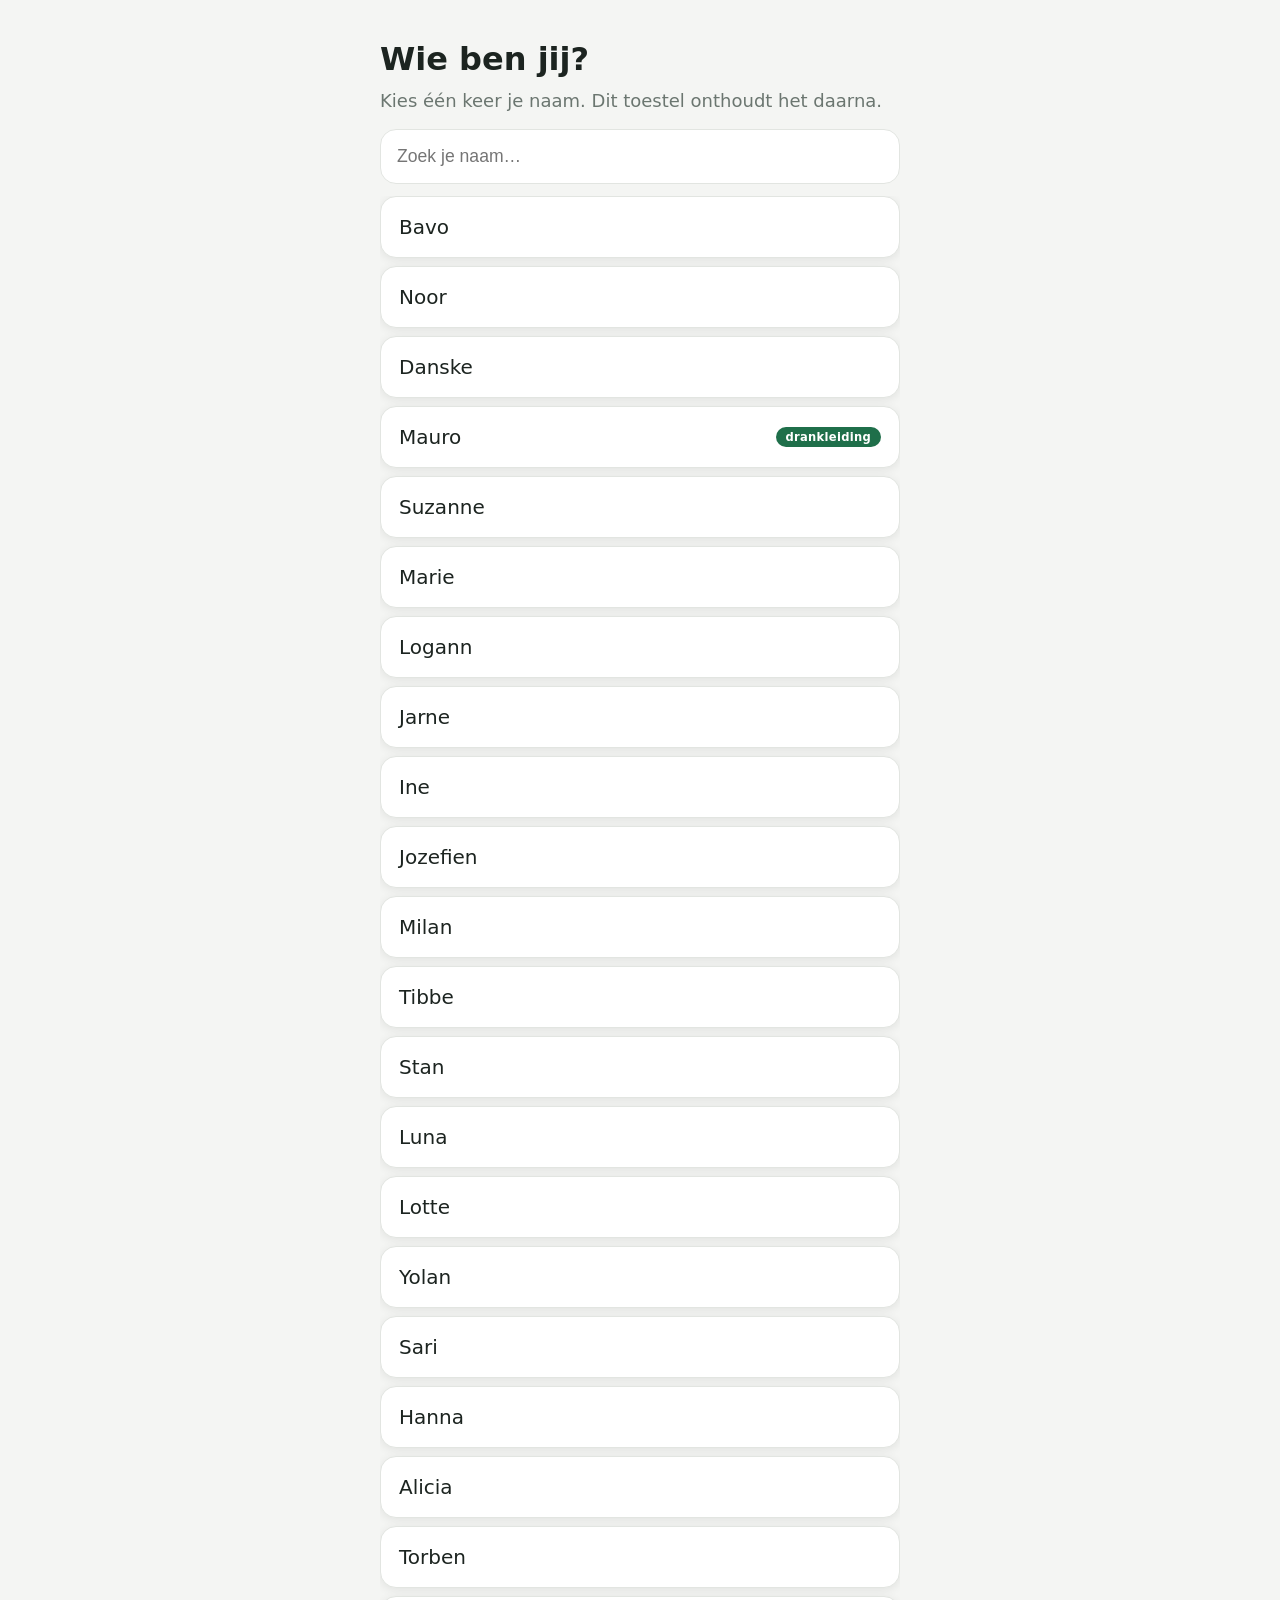
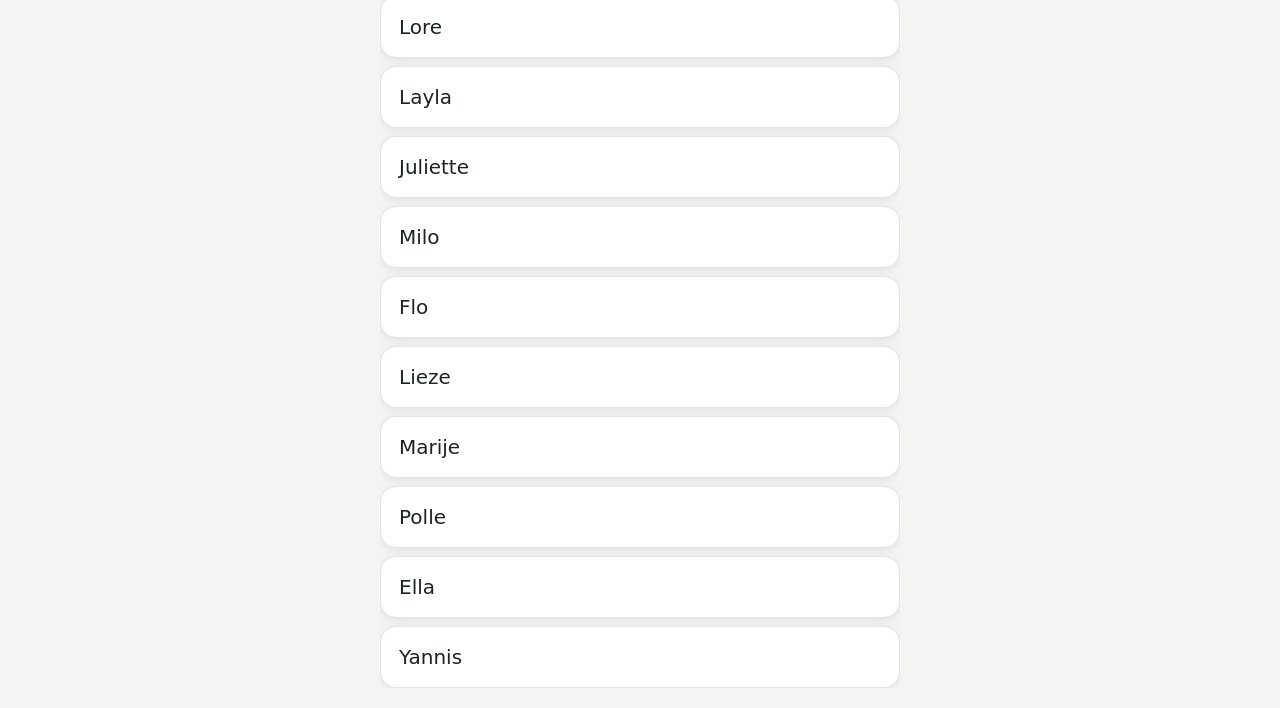
<file: index.html>
<!DOCTYPE html>
<html lang="nl">
<head>
  <meta charset="UTF-8" />
  <meta name="viewport" content="width=device-width, initial-scale=1.0, viewport-fit=cover" />
  <meta name="theme-color" content="#1f6f4a" />
  <meta name="apple-mobile-web-app-capable" content="yes" />
  <meta name="apple-mobile-web-app-title" content="Drank_CK" />
  <link rel="manifest" href="manifest.json" />
  <link rel="apple-touch-icon" href="apple-touch-icon.png" />
  <title>Drank_CK</title>
  <link rel="stylesheet" href="styles.css" />
</head>
<body>

  <!-- ===== Onboarding: kies eenmalig je naam ===== -->
  <section id="screen-onboarding" class="screen" hidden>
    <div class="onboarding">
      <h1 class="onboarding__title">Wie ben jij?</h1>
      <p class="onboarding__sub">Kies één keer je naam. Dit toestel onthoudt het daarna.</p>
      <input id="member-search" class="search" type="search"
             placeholder="Zoek je naam…" autocomplete="off" />
      <ul id="member-list" class="member-list"></ul>
    </div>
  </section>

  <!-- ===== Hoofdscherm: drankje registreren ===== -->
  <section id="screen-main" class="screen" hidden>
    <header class="topbar">
      <button id="who-am-i" class="whoami" type="button">
        <span class="whoami__label">Ik ben</span>
        <span id="current-name" class="whoami__name">—</span>
      </button>
      <span id="sync-status" class="syncpill" hidden></span>
      <button id="go-postvak" class="iconbtn" type="button" aria-label="Postvak">
        🔔<span id="bell-badge" class="badge" hidden></span>
      </button>
      <button id="go-mylog" class="iconbtn" type="button" aria-label="Mijn log">⏱️</button>
      <button id="go-overview" class="iconbtn" type="button" aria-label="Overzicht">📊</button>
      <button id="go-admin" class="iconbtn" type="button" aria-label="Beheer" hidden>⚙️</button>
    </header>

    <main class="drinks">
      <p id="self-total" class="self-total" hidden></p>
      <div id="drink-grid" class="drink-grid"></div>
      <button id="go-others" class="others-btn" type="button">＋ Voor anderen</button>
      <div id="bulk-head" class="bulk-head">Andere</div>
      <div id="bulk-row" class="bulk-row"></div>
      <section id="host-log-wrap" class="host-log-wrap" hidden>
        <h2 class="host-log-title">Log — alle aspi's</h2>
        <p class="host-log-sub">Per uur, sinds de laatste afrekening. Tik een dag/week om open te klappen.</p>
        <ul id="host-log" class="log-list"></ul>
        <p id="host-log-empty" class="overview-empty" hidden>Nog niets sinds de laatste afrekening.</p>
      </section>
    </main>

    <!-- Bevestiging + ongedaan maken (60s) -->
    <div id="undo-bar" class="undo-bar" hidden>
      <span id="undo-text" class="undo-bar__text"></span>
      <button id="undo-btn" class="undo-bar__btn" type="button">Ongedaan maken</button>
    </div>
  </section>

  <!-- ===== Instellingen (naam tikken) ===== -->
  <section id="screen-settings" class="screen" hidden>
    <header class="topbar">
      <button id="settings-back" class="iconbtn" type="button" aria-label="Terug">←</button>
      <h2 class="topbar__title">Instellingen</h2>
      <span class="iconbtn iconbtn--ghost">←</span>
    </header>
    <main class="settings">
      <p class="settings__who">Ingelogd als <b id="settings-name">—</b></p>
      <button id="settings-switch" class="bigbtn bigbtn--ghost" type="button">Wissel van persoon / uitloggen</button>
      <button id="settings-hostlogin" class="bigbtn" type="button">Inloggen als drankleiding</button>
      <button id="settings-hostlogout" class="bigbtn bigbtn--ghost" type="button" hidden>Drankleiding-modus uitschakelen</button>
      <p class="settings__hint">Wisselen van persoon en inloggen als drankleiding vragen de code, zodat niemand zich als iemand anders kan voordoen.</p>
      <button id="settings-changepin" class="bigbtn bigbtn--danger" type="button" hidden>Pincode wijzigen (drankleiding)</button>
      <p id="settings-changepin-hint" class="settings__hint" hidden>Als drankleiding kun je de pincode wijzigen. Alle andere toestellen verliezen dan de drankleiding-modus en moeten opnieuw inloggen met de nieuwe code.</p>
      <button id="settings-changeaspipin" class="bigbtn bigbtn--ghost" type="button" hidden>Aspi-pincode wijzigen (drankleiding)</button>
      <p id="settings-codes" class="settings__codes" hidden></p>
    </main>
  </section>

  <!-- ===== Voor anderen (rondje) ===== -->
  <section id="screen-others" class="screen" hidden>
    <header class="topbar">
      <button id="others-back" class="iconbtn" type="button" aria-label="Terug">←</button>
      <h2 class="topbar__title">Voor anderen</h2>
      <span class="iconbtn iconbtn--ghost">←</span>
    </header>
    <main class="others">
      <p class="others__step">1 · Kies een drankje</p>
      <div id="others-drinks" class="chiprow"></div>
      <p class="others__step">2 · Tik wie het krijgt</p>
      <input id="others-search" class="search" type="search" placeholder="Zoek een naam…" autocomplete="off" />
      <ul id="others-people" class="pick-list"></ul>
    </main>
    <div class="undo-bar">
      <span id="others-summary" class="undo-bar__text">Kies een drankje</span>
      <button id="others-confirm" class="undo-bar__btn" type="button" disabled>Zet</button>
    </div>
  </section>

  <!-- ===== Drankspel (enkel leiding) ===== -->
  <section id="screen-drankspel" class="screen" hidden>
    <header class="topbar">
      <button id="drankspel-back" class="iconbtn" type="button" aria-label="Terug">←</button>
      <h2 class="topbar__title">Drankspel</h2>
      <span class="iconbtn iconbtn--ghost">←</span>
    </header>
    <main class="others">
      <div id="ds-phase-select">
        <p class="others__step">1 · Hoeveel pinten heeft het spel?</p>
        <div class="ds-count">
          <button id="ds-minus" class="stepbtn" type="button" aria-label="Minder">−</button>
          <span id="ds-total" class="ds-count__val">10</span>
          <button id="ds-plus" class="stepbtn" type="button" aria-label="Meer">+</button>
          <span class="ds-count__unit">pinten</span>
        </div>

        <p class="others__step">2 · Wie speelt mee?</p>
        <input id="drankspel-search" class="search" type="search" placeholder="Zoek een naam…" autocomplete="off" />
        <ul id="drankspel-people" class="pick-list"></ul>
      </div>

      <div id="ds-phase-split" hidden>
        <p class="others__step">Hoe verdelen?</p>
        <div class="ds-mode">
          <button id="ds-mode-equal" class="ds-mode__btn is-active" type="button">Gelijk verdeeld</button>
          <button id="ds-mode-each" class="ds-mode__btn" type="button">Per persoon</button>
        </div>
        <div id="ds-each" class="ds-each" hidden></div>
      </div>
    </main>
    <div class="undo-bar">
      <span id="drankspel-summary" class="undo-bar__text">Tik wie meespeelt</span>
      <button id="drankspel-confirm" class="undo-bar__btn" type="button" disabled>Volgende</button>
    </div>
  </section>

  <!-- ===== Postvak ===== -->
  <section id="screen-postvak" class="screen" hidden>
    <header class="topbar">
      <button id="postvak-back" class="iconbtn" type="button" aria-label="Terug">←</button>
      <h2 class="topbar__title">Postvak</h2>
      <span class="iconbtn iconbtn--ghost">←</span>
    </header>
    <main class="overview">
      <ul id="postvak-list" class="overview-list"></ul>
      <p id="postvak-empty" class="overview-empty" hidden>Niemand zette een drankje op jouw naam.</p>
    </main>
  </section>

  <!-- ===== Mijn log (iedereen) ===== -->
  <section id="screen-mylog" class="screen" hidden>
    <header class="topbar">
      <button id="mylog-back" class="iconbtn" type="button" aria-label="Terug">←</button>
      <h2 class="topbar__title">Mijn log</h2>
      <span class="iconbtn iconbtn--ghost">←</span>
    </header>
    <main class="overview">
      <ul id="mylog-list" class="log-list"></ul>
      <p id="mylog-empty" class="overview-empty" hidden>Je hebt deze maand nog niets getikt.</p>
    </main>
  </section>

  <!-- ===== Beheer (host) ===== -->
  <section id="screen-admin" class="screen" hidden>
    <header class="topbar">
      <button id="admin-back" class="iconbtn" type="button" aria-label="Terug">←</button>
      <h2 class="topbar__title">Beheer</h2>
      <span class="iconbtn iconbtn--ghost">←</span>
    </header>
    <main class="admin">
      <div class="monthnav">
        <button id="month-prev" class="iconbtn" type="button" aria-label="Vorige maand">←</button>
        <span id="admin-month" class="monthnav__label">—</span>
        <button id="month-next" class="iconbtn" type="button" aria-label="Volgende maand">→</button>
      </div>

      <!-- Te doen: verschijnen enkel als er iets openstaat -->
      <section id="admin-requests-card" class="card" hidden>
        <h3 class="card__title">Verwijderverzoeken</h3>
        <ul id="admin-requests" class="overview-list"></ul>
      </section>

      <section id="admin-aspi-settlements-card" class="card" hidden>
        <h3 class="card__title">Aspi-afrekeningen goedkeuren</h3>
        <p class="card__hint">De aspileiding heeft een schuld geïnd en vraagt om die op 0 te zetten. Keur enkel goed als het geld effectief binnen is — daarna telt die aspi weer van 0.</p>
        <ul id="admin-aspi-settlements" class="overview-list"></ul>
      </section>

      <h3 class="admin-section">Afrekenen</h3>

      <section id="stock-card" class="card">
        <details>
          <summary class="card__collapse">Voorraad</summary>
          <p class="card__hint">Vul in per drankje: <b>in</b> (begin) en <b>rest</b> (geteld op het einde).</p>
          <div id="admin-stock" class="stock-grid"></div>
        </details>
      </section>

      <section class="card">
        <details open>
          <summary id="export-summary" class="card__collapse">Afrekening &amp; export</summary>
          <ul id="admin-overview" class="overview-list"></ul>
          <p id="admin-zwerf" class="zwerf-line"></p>
          <textarea id="export-text" class="export" readonly rows="8"></textarea>
          <button id="copy-export" class="bigbtn" type="button">Kopieer export</button>
        </details>
      </section>

      <section id="new-period-card" class="card card--danger" hidden>
        <h3 class="card__title">Nieuwe periode starten</h3>
        <p class="card__hint"><b>Kopieer eerst de export hierboven.</b> Dit sluit de huidige periode af (je vindt ze terug onder “Vorige periodes”) en zet de tellingen én de voorraad op 0 voor de nieuwe periode. De drankjes-historiek blijft bestaan. Vraagt de code.</p>
        <button id="start-period" class="bigbtn bigbtn--danger" type="button">Nieuwe periode starten</button>
      </section>

      <section id="periods-card" class="card" hidden>
        <details>
          <summary class="card__collapse">Vorige periodes</summary>
          <p class="card__hint">Afgesloten periodes met datum van–tot en de afrekening eronder.</p>
          <ul id="periods-list" class="period-list"></ul>
          <p id="periods-empty" class="overview-empty" hidden>Nog geen afgesloten periodes.</p>
        </details>
      </section>

      <h3 class="admin-section">Correcties &amp; controle</h3>

      <section class="card">
        <details id="edit-details">
          <summary class="card__collapse">Aanpassen per persoon</summary>
          <p class="card__hint">Corrigeer hoeveel iemand heeft. Wijzigingen tellen meteen mee.</p>
          <select id="edit-person" class="select"></select>
          <div id="edit-rows" class="edit-rows"></div>
        </details>
      </section>

      <section class="card">
        <details>
          <summary class="card__collapse">Log</summary>
          <p class="card__hint">Deze week per dag, eerdere weken per week. Tik om open te klappen. Per groep zie je het uur van elk drankje. (Een dag/week loopt van maandag 08:00 tot de maandag erna.)</p>
          <ul id="admin-log" class="log-list"></ul>
          <p id="admin-log-empty" class="overview-empty" hidden>Nog niets geregistreerd in deze periode.</p>

          <h4 class="card__subtitle">Log van één persoon</h4>
          <p class="card__hint">Controleer of iemand zijn drankjes wel heeft ingetikt.</p>
          <select id="log-person" class="select"></select>
          <ul id="admin-person-log" class="log-list"></ul>
          <p id="admin-person-log-empty" class="overview-empty">Kies een persoon om hun log te zien.</p>
        </details>
      </section>

      <section id="admin-reset-card" class="card card--danger" hidden>
        <h3 class="card__title">Alles resetten</h3>
        <p class="card__hint">Wist <b>definitief</b> alle registraties, voorraad én periodes — voor iedereen. Kan niet ongedaan gemaakt worden. (Voor een gewone afrekening gebruik je “Nieuwe periode starten”.)</p>
        <button id="reset-all" class="bigbtn bigbtn--danger" type="button">Alles resetten</button>
      </section>
    </main>
  </section>

  <!-- ===== Overzicht ===== -->
  <section id="screen-overview" class="screen" hidden>
    <header class="topbar">
      <button id="back-main" class="iconbtn" type="button" aria-label="Terug">←</button>
      <h2 id="overview-title" class="topbar__title">Deze maand</h2>
      <span class="iconbtn iconbtn--ghost">📊</span>
    </header>
    <main class="overview">
      <ul id="overview-list" class="overview-list"></ul>
      <p id="overview-empty" class="overview-empty" hidden>Nog geen drankjes deze maand.</p>
    </main>
  </section>

  <!-- Klein meldingsvenster voor "naam gewijzigd" e.d. -->
  <div id="toast" class="toast" hidden></div>

  <script type="module" src="app.js"></script>
</body>
</html>
</file>
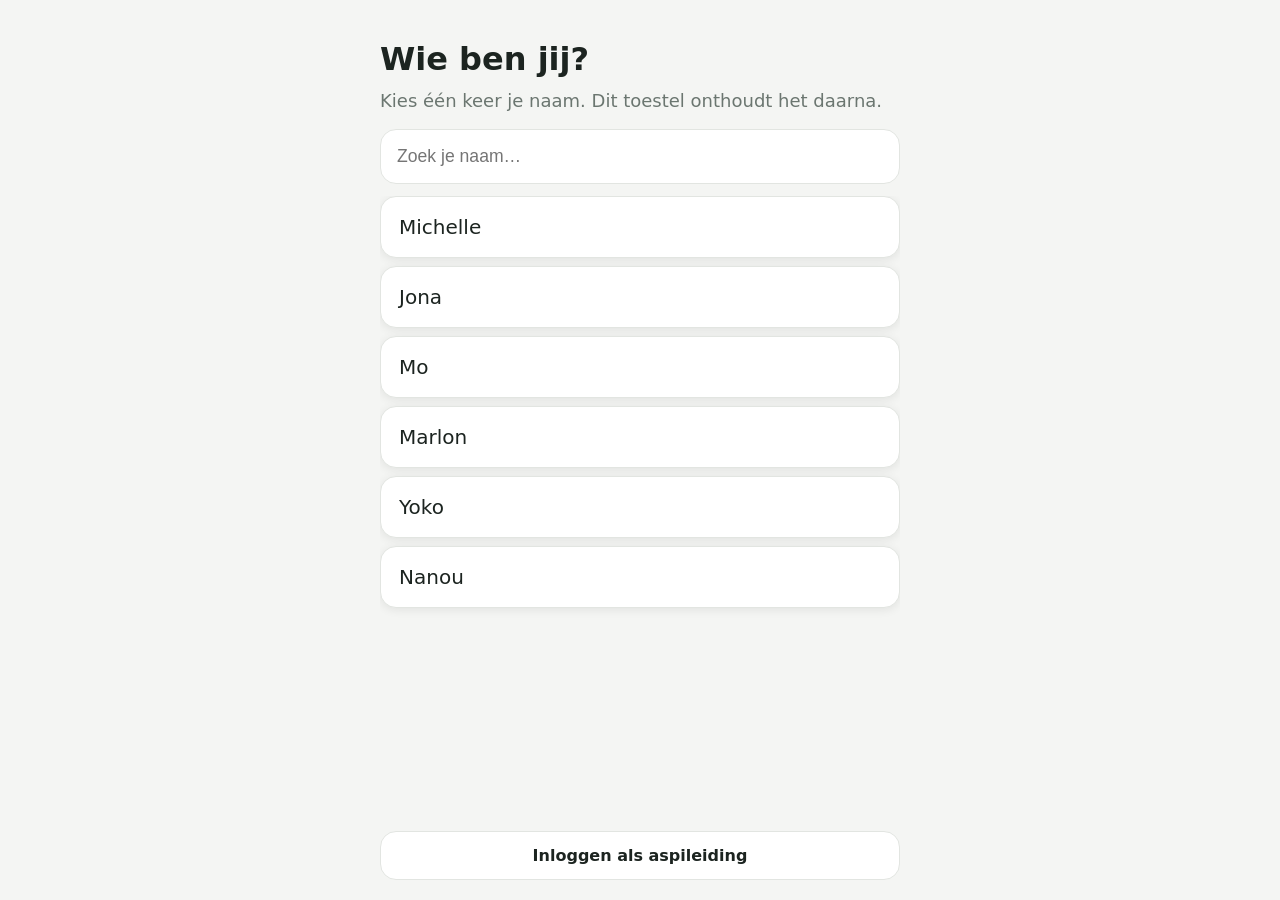
<file: aspi/index.html>
<!DOCTYPE html>
<html lang="nl">
<head>
  <meta charset="UTF-8" />
  <meta name="viewport" content="width=device-width, initial-scale=1.0, viewport-fit=cover" />
  <meta name="theme-color" content="#1f6f4a" />
  <meta name="apple-mobile-web-app-capable" content="yes" />
  <meta name="apple-mobile-web-app-title" content="Drank_Aspi" />
  <link rel="manifest" href="manifest.json" />
  <link rel="apple-touch-icon" href="apple-touch-icon.png" />
  <title>Drank_Aspi</title>
  <link rel="stylesheet" href="../styles.css" />
  <!-- Aspi-modus: dezelfde code als de leiding-app, maar groep 'aspi'.
       ASSET_BASE='../' omdat deze app in /aspi/ staat en de foto's in de hoofdmap. -->
  <script>window.APP_GROUP = 'aspi'; window.ASSET_BASE = '../';</script>
</head>
<body>

  <!-- ===== Onboarding: kies eenmalig je naam ===== -->
  <section id="screen-onboarding" class="screen" hidden>
    <div class="onboarding">
      <h1 class="onboarding__title">Wie ben jij?</h1>
      <p class="onboarding__sub">Kies één keer je naam. Dit toestel onthoudt het daarna.</p>
      <input id="member-search" class="search" type="search"
             placeholder="Zoek je naam…" autocomplete="off" />
      <ul id="member-list" class="member-list"></ul>
      <button id="login-aspileiding" class="onboarding__leiding" type="button">Inloggen als aspileiding</button>
    </div>
  </section>

  <!-- ===== Hoofdscherm: drankje registreren ===== -->
  <section id="screen-main" class="screen" hidden>
    <header class="topbar">
      <button id="who-am-i" class="whoami" type="button">
        <span class="whoami__label">Ik ben</span>
        <span id="current-name" class="whoami__name">—</span>
      </button>
      <span id="sync-status" class="syncpill" hidden></span>
      <button id="go-postvak" class="iconbtn" type="button" aria-label="Postvak">
        🔔<span id="bell-badge" class="badge" hidden></span>
      </button>
      <button id="go-mylog" class="iconbtn" type="button" aria-label="Mijn log">⏱️</button>
      <button id="go-overview" class="iconbtn" type="button" aria-label="Overzicht">📊</button>
      <button id="go-admin" class="iconbtn" type="button" aria-label="Beheer" hidden>⚙️</button>
    </header>

    <main class="drinks">
      <p id="self-total" class="self-total" hidden></p>
      <div id="drink-grid" class="drink-grid"></div>
      <button id="go-others" class="others-btn" type="button">＋ Voor anderen</button>
      <div id="bulk-head" class="bulk-head">Andere</div>
      <div id="bulk-row" class="bulk-row"></div>
      <section id="host-log-wrap" class="host-log-wrap" hidden>
        <h2 class="host-log-title">Log — alle aspi's</h2>
        <p class="host-log-sub">Per uur, sinds de laatste afrekening. Tik een dag/week om open te klappen.</p>
        <ul id="host-log" class="log-list"></ul>
        <p id="host-log-empty" class="overview-empty" hidden>Nog niets sinds de laatste afrekening.</p>
      </section>
    </main>

    <!-- Bevestiging + ongedaan maken (60s) -->
    <div id="undo-bar" class="undo-bar" hidden>
      <span id="undo-text" class="undo-bar__text"></span>
      <button id="undo-btn" class="undo-bar__btn" type="button">Ongedaan maken</button>
    </div>
  </section>

  <!-- ===== Instellingen (naam tikken) ===== -->
  <section id="screen-settings" class="screen" hidden>
    <header class="topbar">
      <button id="settings-back" class="iconbtn" type="button" aria-label="Terug">←</button>
      <h2 class="topbar__title">Instellingen</h2>
      <span class="iconbtn iconbtn--ghost">←</span>
    </header>
    <main class="settings">
      <p class="settings__who">Ingelogd als <b id="settings-name">—</b></p>
      <button id="settings-switch" class="bigbtn bigbtn--ghost" type="button">Wissel van persoon / uitloggen</button>
      <button id="settings-hostlogin" class="bigbtn" type="button">Inloggen als aspileiding</button>
      <button id="settings-hostlogout" class="bigbtn bigbtn--ghost" type="button" hidden>Aspileiding-modus uitschakelen</button>
      <p class="settings__hint">Wisselen van persoon en inloggen als aspileiding vragen de code, zodat niemand zich als iemand anders kan voordoen.</p>
      <button id="settings-changepin" class="bigbtn bigbtn--danger" type="button" hidden>Pincode wijzigen (drankleiding)</button>
      <p id="settings-changepin-hint" class="settings__hint" hidden>Als drankleiding kun je de pincode wijzigen. Alle andere toestellen verliezen dan de aspileiding-modus en moeten opnieuw inloggen met de nieuwe code.</p>
      <button id="settings-changeaspipin" class="bigbtn bigbtn--ghost" type="button" hidden>Aspi-pincode wijzigen (drankleiding)</button>
      <p id="settings-codes" class="settings__codes" hidden></p>
    </main>
  </section>

  <!-- ===== Voor anderen (rondje) ===== -->
  <section id="screen-others" class="screen" hidden>
    <header class="topbar">
      <button id="others-back" class="iconbtn" type="button" aria-label="Terug">←</button>
      <h2 class="topbar__title">Voor anderen</h2>
      <span class="iconbtn iconbtn--ghost">←</span>
    </header>
    <main class="others">
      <p class="others__step">1 · Kies een drankje</p>
      <div id="others-drinks" class="chiprow"></div>
      <p class="others__step">2 · Tik wie het krijgt</p>
      <input id="others-search" class="search" type="search" placeholder="Zoek een naam…" autocomplete="off" />
      <ul id="others-people" class="pick-list"></ul>
    </main>
    <div class="undo-bar">
      <span id="others-summary" class="undo-bar__text">Kies een drankje</span>
      <button id="others-confirm" class="undo-bar__btn" type="button" disabled>Zet</button>
    </div>
  </section>

  <!-- ===== Drankspel (enkel leiding; in de aspi-app ongebruikt, maar nodig
         zodat app.js het scherm + zijn knoppen vindt) ===== -->
  <section id="screen-drankspel" class="screen" hidden>
    <header class="topbar">
      <button id="drankspel-back" class="iconbtn" type="button" aria-label="Terug">←</button>
      <h2 class="topbar__title">Drankspel</h2>
      <span class="iconbtn iconbtn--ghost">←</span>
    </header>
    <main class="others">
      <div id="ds-phase-select">
        <p class="others__step">1 · Hoeveel pinten heeft het spel?</p>
        <div class="ds-count">
          <button id="ds-minus" class="stepbtn" type="button" aria-label="Minder">−</button>
          <span id="ds-total" class="ds-count__val">10</span>
          <button id="ds-plus" class="stepbtn" type="button" aria-label="Meer">+</button>
          <span class="ds-count__unit">pinten</span>
        </div>

        <p class="others__step">2 · Wie speelt mee?</p>
        <input id="drankspel-search" class="search" type="search" placeholder="Zoek een naam…" autocomplete="off" />
        <ul id="drankspel-people" class="pick-list"></ul>
      </div>

      <div id="ds-phase-split" hidden>
        <p class="others__step">Hoe verdelen?</p>
        <div class="ds-mode">
          <button id="ds-mode-equal" class="ds-mode__btn is-active" type="button">Gelijk verdeeld</button>
          <button id="ds-mode-each" class="ds-mode__btn" type="button">Per persoon</button>
        </div>
        <div id="ds-each" class="ds-each" hidden></div>
      </div>
    </main>
    <div class="undo-bar">
      <span id="drankspel-summary" class="undo-bar__text">Tik wie meespeelt</span>
      <button id="drankspel-confirm" class="undo-bar__btn" type="button" disabled>Volgende</button>
    </div>
  </section>

  <!-- ===== Postvak ===== -->
  <section id="screen-postvak" class="screen" hidden>
    <header class="topbar">
      <button id="postvak-back" class="iconbtn" type="button" aria-label="Terug">←</button>
      <h2 class="topbar__title">Postvak</h2>
      <span class="iconbtn iconbtn--ghost">←</span>
    </header>
    <main class="overview">
      <ul id="postvak-list" class="overview-list"></ul>
      <p id="postvak-empty" class="overview-empty" hidden>Niemand zette een drankje op jouw naam.</p>
    </main>
  </section>

  <!-- ===== Mijn log (iedereen) ===== -->
  <section id="screen-mylog" class="screen" hidden>
    <header class="topbar">
      <button id="mylog-back" class="iconbtn" type="button" aria-label="Terug">←</button>
      <h2 class="topbar__title">Mijn log</h2>
      <span class="iconbtn iconbtn--ghost">←</span>
    </header>
    <main class="overview">
      <ul id="mylog-list" class="log-list"></ul>
      <p id="mylog-empty" class="overview-empty" hidden>Je hebt deze maand nog niets getikt.</p>
    </main>
  </section>

  <!-- ===== Beheer (aspileiding) ===== -->
  <section id="screen-admin" class="screen" hidden>
    <header class="topbar">
      <button id="admin-back" class="iconbtn" type="button" aria-label="Terug">←</button>
      <h2 class="topbar__title">Beheer</h2>
      <span class="iconbtn iconbtn--ghost">←</span>
    </header>
    <main class="admin">
      <div class="monthnav">
        <button id="month-prev" class="iconbtn" type="button" aria-label="Vorige maand">←</button>
        <span id="admin-month" class="monthnav__label">—</span>
        <button id="month-next" class="iconbtn" type="button" aria-label="Volgende maand">→</button>
      </div>

      <section id="admin-requests-card" class="card" hidden>
        <h3 class="card__title">Verwijderverzoeken</h3>
        <ul id="admin-requests" class="overview-list"></ul>
      </section>

      <section class="card">
        <details id="edit-details">
          <summary class="card__collapse">Aanpassen per persoon</summary>
          <p class="card__hint">Corrigeer hoeveel iemand heeft. Wijzigingen tellen meteen mee.</p>
          <select id="edit-person" class="select"></select>
          <div id="edit-rows" class="edit-rows"></div>
        </details>
      </section>

      <section class="card">
        <details>
          <summary class="card__collapse">Log</summary>
          <p class="card__hint">Deze week per dag, eerdere weken per week. Tik om open te klappen. Per groep zie je het uur van elk drankje. (Een dag/week loopt van maandag 08:00 tot de maandag erna.)</p>
          <ul id="admin-log" class="log-list"></ul>
          <p id="admin-log-empty" class="overview-empty" hidden>Nog niets geregistreerd deze maand.</p>

          <h4 class="card__subtitle">Log van één persoon</h4>
          <p class="card__hint">Controleer of iemand zijn drankjes wel heeft ingetikt.</p>
          <select id="log-person" class="select"></select>
          <ul id="admin-person-log" class="log-list"></ul>
          <p id="admin-person-log-empty" class="overview-empty">Kies een persoon om hun log te zien.</p>
        </details>
      </section>

      <!-- Geen voorraad in de aspi-app: app.js verbergt deze kaart (één frigo,
           dat blijft bij de drankleiding). Element blijft staan voor app.js. -->
      <section id="stock-card" class="card" hidden>
        <details>
          <summary class="card__collapse">Voorraad</summary>
          <p class="card__hint">Vul in per drankje: <b>in</b> (begin) en <b>rest</b> (geteld op het einde).</p>
          <div id="admin-stock" class="stock-grid"></div>
        </details>
      </section>

      <section class="card">
        <details open>
          <summary id="export-summary" class="card__collapse">Openstaande schuld</summary>
          <p class="card__hint">De schuld blijft per maand staan en stapelt op tot je ze int. <b>Alle aspi's afrekenen</b> stuurt één verzoek naar de drankleiding; pas na goedkeuring telt iedereen weer van 0.</p>
          <ul id="aspi-debts" class="debt-list"></ul>
          <p id="aspi-debts-empty" class="overview-empty" hidden>Niemand heeft een openstaande schuld.</p>
          <div id="aspi-settle-area"></div>
          <ul id="admin-overview" class="overview-list" hidden></ul>
          <p id="admin-zwerf" class="zwerf-line" hidden></p>
          <textarea id="export-text" class="export" readonly rows="8"></textarea>
          <button id="copy-export" class="bigbtn" type="button">Kopieer export</button>
        </details>
      </section>

      <section id="aspi-archive-card" class="card">
        <details>
          <summary class="card__collapse">Vorige aspi-afrekeningen</summary>
          <p class="card__hint">Afgesloten afrekeningen met datum van–tot en wie hoeveel open had.</p>
          <ul id="aspi-archive-list" class="period-list"></ul>
          <p id="aspi-archive-empty" class="overview-empty" hidden>Nog geen afgesloten afrekeningen.</p>
        </details>
      </section>

      <section id="admin-reset-card" class="card card--danger" hidden>
        <h3 class="card__title">Alles resetten</h3>
        <p class="card__hint">Wist <b>definitief</b> alle registraties én voorraad — voor iedereen, alle maanden. Kan niet ongedaan gemaakt worden.</p>
        <button id="reset-all" class="bigbtn bigbtn--danger" type="button">Alles resetten</button>
      </section>
    </main>
  </section>

  <!-- ===== Overzicht ===== -->
  <section id="screen-overview" class="screen" hidden>
    <header class="topbar">
      <button id="back-main" class="iconbtn" type="button" aria-label="Terug">←</button>
      <h2 id="overview-title" class="topbar__title">Deze maand</h2>
      <span class="iconbtn iconbtn--ghost">📊</span>
    </header>
    <main class="overview">
      <ul id="overview-list" class="overview-list"></ul>
      <p id="overview-empty" class="overview-empty" hidden>Nog geen drankjes deze maand.</p>
    </main>
  </section>

  <!-- Klein meldingsvenster voor "naam gewijzigd" e.d. -->
  <div id="toast" class="toast" hidden></div>

  <script type="module" src="../app.js"></script>
</body>
</html>
</file>
<file: styles.css>
/* Chiro Drankjes — bewust simpel, groot en duidelijk.
   Mobile-first, grote tikvlakken, hoog contrast. */

:root {
  --bg: #f4f5f3;
  --surface: #ffffff;
  --text: #1c2420;
  --muted: #6b7670;
  --line: #e2e5e1;
  --brand: #1f6f4a;
  --brand-ink: #ffffff;
  --danger: #c0314f;
  --shadow: 0 2px 10px rgba(0, 0, 0, 0.08);
  --radius: 16px;
}

@media (prefers-color-scheme: dark) {
  :root {
    --bg: #141816;
    --surface: #1e2421;
    --text: #eef1ee;
    --muted: #9aa49e;
    --line: #2c332f;
    --brand: #2f9d68;
    --shadow: 0 2px 12px rgba(0, 0, 0, 0.35);
  }
}

* { box-sizing: border-box; }

/* Het hidden-attribuut moet 'display' winnen, ook van flex-elementen. */
[hidden] { display: none !important; }

html, body {
  margin: 0;
  height: 100%;
}

body {
  background: var(--bg);
  color: var(--text);
  font-family: -apple-system, BlinkMacSystemFont, "Segoe UI", Roboto, system-ui, sans-serif;
  -webkit-font-smoothing: antialiased;
  font-size: 18px;
  /* Geen "dubbeltik = inzoomen": een snelle tweede tik op een drankknop mag
     nooit de pagina laten zoomen. Knijpen/scrollen blijft gewoon werken. */
  touch-action: manipulation;
}
button, summary, label, input, select, textarea, .chip { touch-action: manipulation; }

.screen {
  min-height: 100dvh;
  display: flex;
  flex-direction: column;
}

button { font-family: inherit; cursor: pointer; }

/* ===== Topbar ===== */
.topbar {
  display: flex;
  align-items: center;
  gap: 8px;
  padding: max(env(safe-area-inset-top), 14px) 12px 14px;
  background: var(--surface);
  border-bottom: 1px solid var(--line);
}
.topbar__title { font-size: 1.15rem; margin: 0; flex: 1; text-align: center; }

.whoami {
  flex: 1;
  display: flex;
  flex-direction: column;
  align-items: flex-start;
  gap: 2px;
  background: none;
  border: none;
  padding: 4px 6px;
  border-radius: 12px;
  text-align: left;
}
.whoami:active { background: var(--line); }
.whoami__label { font-size: 0.78rem; color: var(--muted); }
.whoami__name { font-size: 1.5rem; font-weight: 700; line-height: 1.1; }

.iconbtn {
  background: var(--bg);
  border: 1px solid var(--line);
  border-radius: 12px;
  width: 46px;
  height: 46px;
  font-size: 1.3rem;
  display: grid;
  place-items: center;
  color: var(--text);
}
.iconbtn:active { transform: scale(0.95); }
.iconbtn--ghost { opacity: 0; pointer-events: none; }

.syncpill {
  font-size: 0.9rem;
  font-weight: 600;
  color: var(--muted);
  background: var(--bg);
  border: 1px solid var(--line);
  border-radius: 999px;
  padding: 6px 12px;
  white-space: nowrap;
}
.syncpill--pending { color: var(--brand); border-color: var(--brand); }

/* ===== Onboarding ===== */
.onboarding {
  flex: 1;
  display: flex;
  flex-direction: column;
  padding: max(env(safe-area-inset-top), 28px) 20px 20px;
  gap: 12px;
  max-width: 560px;
  width: 100%;
  margin: 0 auto;
}
.onboarding__title { font-size: 2rem; margin: 12px 0 0; }
.onboarding__sub { color: var(--muted); margin: 0 0 6px; }

.search {
  width: 100%;
  padding: 16px;
  font-size: 1.1rem;
  border: 1px solid var(--line);
  border-radius: var(--radius);
  background: var(--surface);
  color: var(--text);
}
.search:focus { outline: 2px solid var(--brand); outline-offset: 1px; }
/* Eigen lopende teller bovenaan het hoofdscherm. */
.self-total {
  margin: 2px 2px 12px; color: var(--muted); font-weight: 600;
  font-variant-numeric: tabular-nums; letter-spacing: 0.3px;
}

.member-list {
  list-style: none;
  margin: 0;
  padding: 0;
  overflow-y: auto;
  flex: 1;
  display: flex;
  flex-direction: column;
  gap: 8px;
}
.member-list li button {
  width: 100%;
  display: flex;
  align-items: center;
  gap: 10px;
  text-align: left;
  padding: 18px 18px;
  font-size: 1.25rem;
  background: var(--surface);
  border: 1px solid var(--line);
  border-radius: var(--radius);
  color: var(--text);
  box-shadow: var(--shadow);
}

.host-badge {
  margin-left: auto;
  flex: none;
  font-size: 0.72rem;
  font-weight: 700;
  background: var(--brand);
  color: var(--brand-ink);
  padding: 3px 10px;
  border-radius: 999px;
  letter-spacing: 0.3px;
}
.member-list li button:active { background: var(--brand); color: var(--brand-ink); }

/* ===== Drankknoppen ===== */
.drinks { flex: 1; padding: 16px; display: flex; flex-direction: column; }
.drink-grid {
  flex: 0 0 auto;
  display: grid;
  grid-template-columns: repeat(2, 1fr);
  gap: 14px;
  align-content: start;
  max-width: 640px;
  width: 100%;
  margin: 0 auto;
}
.drink-btn {
  border: none;
  border-radius: 20px;
  min-height: 120px;
  padding: 14px;
  color: #fff;
  display: flex;
  flex-direction: column;
  align-items: center;
  justify-content: center;
  gap: 8px;
  box-shadow: var(--shadow);
  font-size: 1.25rem;
  font-weight: 700;
  text-shadow: 0 1px 2px rgba(0, 0, 0, 0.25);
  transition: transform 0.06s ease;
}
.drink-btn__emoji { font-size: 2.4rem; text-shadow: none; }
.drink-sym {
  height: 62px;
  width: auto;
  max-width: 88px;
  object-fit: contain;
  display: block;
  background: #fff;
  border-radius: 10px;
  padding: 5px;
}

/* Sectietitel boven de "meerdere ineens"-knoppen */
.bulk-head {
  max-width: 640px;
  width: 100%;
  margin: 22px auto 10px;
  display: flex;
  align-items: center;
  gap: 12px;
  color: var(--muted);
  font-size: 0.78rem;
  font-weight: 800;
  letter-spacing: 0.8px;
  text-transform: uppercase;
}
.bulk-head::before, .bulk-head::after { content: ''; flex: 1; height: 1px; background: var(--line); }

/* "Meerdere ineens" knoppen: bewust andere stijl dan de drankjes-tegels —
   lichte kaart met rand i.p.v. een volle kleur, en een opvallende +N badge. */
.bulk-row { display: flex; flex-direction: column; gap: 10px; max-width: 640px; width: 100%; margin: 0 auto; }
.bulk-btn {
  width: 100%;
  border: 1.5px solid var(--line);
  border-radius: 16px;
  min-height: 60px;
  padding: 8px 14px;
  background: var(--surface);
  color: var(--text);
  display: flex;
  align-items: center;
  gap: 12px;
  font-size: 1.1rem;
  font-weight: 700;
  box-shadow: var(--shadow);
}
.bulk-btn__name { flex: 1; min-width: 0; text-align: left; line-height: 1.15; }
.bulk-btn__count {
  background: var(--brand);
  color: var(--brand-ink);
  border-radius: 999px;
  padding: 4px 12px;
  font-size: 1.05rem;
  font-weight: 800;
  font-variant-numeric: tabular-nums;
}
.bulk-btn:active { transform: scale(0.97); background: var(--line); }
.bulk-btn .drink-btn__emoji { font-size: 1.7rem; }
.bulk-btn .drink-sym { height: 40px; max-width: 64px; padding: 3px; }
.drink-btn:active { transform: scale(0.96); filter: brightness(1.08); }
.drink-btn.flash { animation: flash 0.45s ease; }
@keyframes flash {
  0% { transform: scale(1); box-shadow: var(--shadow); }
  35% { transform: scale(1.07); box-shadow: 0 0 0 6px rgba(255, 255, 255, 0.4); }
  100% { transform: scale(1); box-shadow: var(--shadow); }
}

/* "Voor anderen" knop neemt de volle breedte onderaan (placeholder fase 2) */
.drink-btn--wide { grid-column: 1 / -1; min-height: 64px; flex-direction: row; }

/* ===== Undo-balk ===== */
.undo-bar {
  position: sticky;
  bottom: 0;
  display: flex;
  align-items: center;
  gap: 12px;
  padding: 14px 16px calc(14px + env(safe-area-inset-bottom));
  background: var(--text);
  color: var(--bg);
}
.undo-bar__text { flex: 1; font-weight: 600; }
.undo-bar__btn {
  background: none;
  border: 1.5px solid currentColor;
  color: inherit;
  border-radius: 12px;
  padding: 10px 16px;
  font-size: 1rem;
  font-weight: 600;
}
.undo-bar__btn:active { background: rgba(255, 255, 255, 0.15); }

/* ===== Overzicht ===== */
.overview { flex: 1; padding: 16px; overflow-y: auto; }
.overview-list { list-style: none; margin: 0; padding: 0; max-width: 640px; margin: 0 auto; display: flex; flex-direction: column; gap: 10px; }
.overview-row {
  display: flex;
  align-items: center;
  gap: 12px;
  background: var(--surface);
  border: 1px solid var(--line);
  border-radius: var(--radius);
  padding: 16px;
  box-shadow: var(--shadow);
}
.overview-row.is-me { border-color: var(--brand); border-width: 2px; }
.overview-row__name { font-weight: 700; font-size: 1.15rem; flex: 1; }
.overview-row__counts { color: var(--muted); font-variant-numeric: tabular-nums; letter-spacing: 0.5px; }
.overview-empty { text-align: center; color: var(--muted); margin-top: 40px; }

/* ===== Bel-badge ===== */
.iconbtn { position: relative; }
.badge {
  position: absolute;
  top: -4px;
  right: -4px;
  min-width: 20px;
  height: 20px;
  padding: 0 5px;
  border-radius: 999px;
  background: var(--danger);
  color: #fff;
  font-size: 0.72rem;
  font-weight: 700;
  display: grid;
  place-items: center;
}

/* ===== "Voor anderen" knop ===== */
.others-btn {
  display: block;
  width: 100%;
  max-width: 640px;
  margin: 14px auto 0;
  padding: 18px;
  border: 2px dashed var(--line);
  border-radius: 20px;
  background: var(--surface);
  color: var(--text);
  font-size: 1.1rem;
  font-weight: 600;
}
.others-btn:active { background: var(--line); }

/* ===== Voor anderen-scherm ===== */
.others { flex: 1; padding: 16px; overflow-y: auto; max-width: 640px; width: 100%; margin: 0 auto; }
.others__step { font-weight: 700; color: var(--muted); margin: 18px 0 8px; }
.others__step:first-child { margin-top: 0; }
.chiprow { display: flex; flex-wrap: wrap; gap: 8px; }
.chip {
  border: 2px solid var(--line);
  background: var(--surface);
  color: var(--text);
  border-radius: 999px;
  padding: 10px 16px;
  font-size: 1rem;
  font-weight: 600;
}
.chip.is-selected { border-color: transparent; color: #fff; }

.pick-list { list-style: none; margin: 12px 0 0; padding: 0; display: flex; flex-direction: column; gap: 8px; }
.pick-list button {
  width: 100%;
  text-align: left;
  display: flex;
  align-items: center;
  gap: 12px;
  padding: 16px;
  font-size: 1.15rem;
  background: var(--surface);
  border: 1px solid var(--line);
  border-radius: var(--radius);
  color: var(--text);
}
.pick-list button .tick {
  width: 26px; height: 26px; border-radius: 999px;
  border: 2px solid var(--line); display: grid; place-items: center; flex: none;
  font-size: 0.9rem; color: #fff;
}
.pick-list button.is-picked { border-color: var(--brand); }
.pick-list button.is-picked .tick { background: var(--brand); border-color: var(--brand); }

/* ===== Postvak-rij ===== */
.notif { flex-direction: column; align-items: stretch; gap: 10px; }
.notif__top { display: flex; align-items: baseline; gap: 8px; }
.notif__main { flex: 1; font-weight: 600; }
.notif__time { color: var(--muted); font-size: 0.85rem; }
.notif__pending { color: var(--muted); font-style: italic; }
.notif__btn {
  align-self: flex-start;
  background: none; border: 1.5px solid var(--danger); color: var(--danger);
  border-radius: 12px; padding: 8px 14px; font-weight: 600;
}
.unseen-dot { width: 9px; height: 9px; border-radius: 999px; background: var(--danger); flex: none; }

/* ===== Beheer ===== */
.admin { flex: 1; padding: 16px; overflow-y: auto; max-width: 640px; width: 100%; margin: 0 auto; }
/* Sectiekop die de Beheer-kaarten groepeert (Afrekenen / Correcties & controle). */
.admin-section {
  margin: 24px 2px 2px; font-size: 0.85rem; font-weight: 800;
  text-transform: uppercase; letter-spacing: 0.07em; color: var(--muted);
}
.monthnav { display: flex; align-items: center; justify-content: center; gap: 16px; margin-bottom: 8px; }
.monthnav__label { font-size: 1.1rem; font-weight: 700; min-width: 140px; text-align: center; }
.card { background: var(--surface); border: 1px solid var(--line); border-radius: var(--radius); padding: 16px; margin-top: 14px; box-shadow: var(--shadow); }
.card__title { margin: 0 0 10px; font-size: 1.15rem; }
.card__hint { margin: 0 0 12px; color: var(--muted); font-size: 0.9rem; }
.card__subtitle { margin: 20px 0 6px; font-size: 1rem; font-weight: 700; border-top: 1px solid var(--line); padding-top: 16px; }
.card__collapse {
  font-size: 1.15rem; font-weight: 700; cursor: pointer; list-style: none;
  display: flex; align-items: center; gap: 10px;
}
.card__collapse::-webkit-details-marker { display: none; }
.card__collapse::before { content: '▸'; color: var(--muted); transition: transform 0.15s; }
details[open] > .card__collapse::before { transform: rotate(90deg); }
/* Lucht tussen de titel en de inhoud zodra een sectie openklapt. */
details[open] > .card__collapse { margin-bottom: 14px; }

/* Klein drankje-symbool (foto of emoji) in de lijstjes voorraad/per persoon. */
.row-sym {
  width: 30px; height: 30px; object-fit: contain; flex: none;
  background: #fff; border-radius: 7px; padding: 2px;
}
.row-sym--emoji {
  background: none; padding: 0; font-size: 1.4rem; line-height: 1;
  display: inline-grid; place-items: center;
}

.stock-grid { display: flex; flex-direction: column; gap: 10px; }
.stock-row { display: flex; align-items: center; gap: 10px; }
.stock-row__name { flex: 1; font-weight: 600; display: flex; align-items: center; gap: 10px; }
.stock-row label { font-size: 0.8rem; color: var(--muted); display: flex; flex-direction: column; gap: 2px; }
.stock-row input {
  width: 72px; padding: 10px; font-size: 1rem; text-align: right;
  border: 1px solid var(--line); border-radius: 10px; background: var(--bg); color: var(--text);
}

.request-row { display: flex; align-items: center; gap: 10px; }
.request-row__main { flex: 1; }
.request-row__main small { color: var(--muted); }
.btn-ok, .btn-no { border: none; border-radius: 10px; padding: 10px 14px; font-weight: 700; color: #fff; }
.btn-ok { background: var(--brand); }
.btn-no { background: var(--muted); }

.zwerf-line { font-variant-numeric: tabular-nums; font-weight: 700; margin: 6px 0 12px; }
.zwerf-line.warn { color: var(--danger); }
.export {
  width: 100%; box-sizing: border-box; font-family: ui-monospace, Menlo, monospace;
  font-size: 0.95rem; border: 1px solid var(--line); border-radius: 12px;
  padding: 12px; background: var(--bg); color: var(--text); resize: vertical;
}
.bigbtn {
  width: 100%; margin-top: 10px; padding: 16px; border: none; border-radius: 14px;
  background: var(--brand); color: var(--brand-ink); font-size: 1.05rem; font-weight: 700;
}
.bigbtn:active { filter: brightness(1.08); }
.bigbtn--danger { background: var(--danger); }
.card--danger { border-color: var(--danger); }

/* ===== Instellingen ===== */
.settings { flex: 1; padding: 20px; max-width: 560px; width: 100%; margin: 0 auto; display: flex; flex-direction: column; gap: 12px; }
.settings__who { font-size: 1.1rem; margin: 4px 0 10px; }
.settings__hint { color: var(--muted); font-size: 0.9rem; margin-top: 6px; }
.bigbtn--ghost { background: var(--surface); color: var(--text); border: 1px solid var(--line); }

/* ===== Aanpassen per persoon ===== */
.select {
  width: 100%; padding: 14px; font-size: 1.05rem; border: 1px solid var(--line);
  border-radius: 12px; background: var(--bg); color: var(--text); margin-bottom: 12px;
}
.edit-rows { display: flex; flex-direction: column; gap: 8px; }
.edit-row { display: flex; align-items: center; gap: 12px; }
.edit-row__name { flex: 1; font-weight: 600; display: flex; align-items: center; gap: 10px; }
.edit-row__count { min-width: 28px; text-align: center; font-weight: 700; font-variant-numeric: tabular-nums; }
.stepbtn {
  width: 44px; height: 44px; border-radius: 12px; border: 1px solid var(--line);
  background: var(--bg); color: var(--text); font-size: 1.4rem; font-weight: 700; line-height: 1;
}
.stepbtn:active { background: var(--line); }
.stepbtn:disabled { opacity: 0.35; }

/* ===== Log (inklapbaar per dag/week, geaggregeerd) ===== */
.log-list { list-style: none; margin: 0; padding: 0; display: flex; flex-direction: column; gap: 8px; max-height: 420px; overflow-y: auto; }
.log-list details {
  border: 1px solid var(--line); border-radius: 12px; background: var(--bg); overflow: hidden;
}
.log-sum {
  display: flex; align-items: center; gap: 10px; padding: 14px; cursor: pointer;
  font-weight: 700; list-style: none;
}
.log-sum::-webkit-details-marker { display: none; }
.log-sum::before { content: '▸'; color: var(--muted); transition: transform 0.15s; }
details[open] > .log-sum::before { transform: rotate(90deg); }
.log-sum > span:first-of-type { flex: 1; }
.log-sum__count {
  background: var(--line); color: var(--muted); border-radius: 999px;
  padding: 2px 10px; font-size: 0.82rem;
}
.log-agg { padding: 4px 14px 12px; display: flex; flex-direction: column; gap: 4px; }
.log-aggrow { display: flex; flex-direction: column; gap: 2px; padding: 6px 0; border-top: 1px solid var(--line); }
.log-aggrow:first-child { border-top: none; }
.log-aggrow__head { display: flex; align-items: baseline; gap: 10px; }
.log-aggrow__del { flex: none; }
.log-aggrow__name { font-weight: 600; min-width: 90px; }
.log-aggrow__drink { flex: 1; color: var(--muted); }
.log-aggrow__n { font-weight: 700; font-variant-numeric: tabular-nums; }
/* Tijdstippen onder elke regel: "22:17 · 22:34 · 23:01" */
.log-times { font-size: 0.8rem; color: var(--muted); font-variant-numeric: tabular-nums; line-height: 1.5; }
.log-times:empty { display: none; }
/* Verwijderde drankjes: doorstreept en lichter, met 🗑 ervoor. */
.log-aggrow.is-del { opacity: 0.65; }
.log-aggrow.is-del .log-aggrow__name,
.log-aggrow.is-del .log-aggrow__drink,
.log-aggrow.is-del .log-times { text-decoration: line-through; }

/* ===== Toast ===== */
.toast {
  position: fixed;
  left: 50%;
  bottom: calc(24px + env(safe-area-inset-bottom));
  transform: translateX(-50%);
  background: var(--text);
  color: var(--bg);
  padding: 12px 20px;
  border-radius: 999px;
  font-weight: 600;
  box-shadow: var(--shadow);
  z-index: 50;
}

/* ===== Aspileiding-login (keuzescherm) ===== */
.onboarding__leiding {
  width: 100%; margin-top: 18px; padding: 14px;
  background: var(--surface); color: var(--text);
  border: 1px solid var(--line); border-radius: var(--radius);
  font-size: 1rem; font-weight: 700;
}
.onboarding__leiding:active { background: var(--line); }

/* Hint op het hoofdscherm voor de aspileiding (beheer-identiteit). */
.host-hint { color: var(--muted); text-align: center; margin: 16px 16px 4px; line-height: 1.5; }

/* Log van alle aspi's op het aspileiding-hoofdscherm. */
.host-log-wrap { margin-top: 8px; }
.host-log-title { margin: 8px 0 2px; font-size: 1.2rem; }
.host-log-sub { margin: 0 0 12px; color: var(--muted); font-size: 0.9rem; line-height: 1.4; }

/* Codes die enkel de opper-host onder de pincode-knoppen ziet. */
.settings__codes {
  color: var(--muted); font-size: 0.9rem; margin-top: 6px;
  font-variant-numeric: tabular-nums; letter-spacing: 0.3px;
}

/* ===== Openstaande aspi-schuld ===== */
.debt-list { display: flex; flex-direction: column; gap: 10px; margin-bottom: 12px; }
.debt-row {
  display: flex; flex-direction: column; gap: 10px;
  background: var(--surface); border: 1px solid var(--line);
  border-radius: var(--radius); padding: 14px; box-shadow: var(--shadow);
}
.debt-row__head { display: flex; align-items: baseline; gap: 8px; }
.debt-row__name { flex: 1; font-weight: 700; }
.debt-row__counts { color: var(--muted); font-variant-numeric: tabular-nums; letter-spacing: 0.5px; }
.debt-row__btn {
  align-self: flex-start;
  background: none; border: 1.5px solid var(--brand); color: var(--brand);
  border-radius: 12px; padding: 8px 14px; font-weight: 700;
}
.debt-row__pending { color: var(--muted); font-style: italic; display: block; margin-top: 6px; }
/* Per-persoon regel binnen een maand-sectie van de schuld. */
.debt-personrow { display: flex; align-items: baseline; gap: 8px; padding: 4px 0; }
.debt-personrow .debt-row__name { flex: 1; }
/* Snapshot van de per-aspi schuld in het goedkeuringsverzoek. */
.settle-snapshot { margin-top: 8px; color: var(--text); font-variant-numeric: tabular-nums; line-height: 1.5; }

/* ===== Drankspel ===== */
.ds-count { display: flex; align-items: center; gap: 14px; margin: 4px 0 4px; }
.ds-count__val { font-size: 1.6rem; font-weight: 800; min-width: 2.5ch; text-align: center; font-variant-numeric: tabular-nums; }
.ds-count__unit { color: var(--muted); }
.ds-mode { display: flex; gap: 8px; margin: 4px 0; }
.ds-mode__btn {
  flex: 1; padding: 12px; border: 1.5px solid var(--line); border-radius: 12px;
  background: var(--surface); color: var(--text); font-weight: 700;
}
.ds-mode__btn.is-active { background: var(--brand); color: var(--brand-ink); border-color: var(--brand); }
.ds-each { display: flex; flex-direction: column; gap: 8px; margin-top: 10px; }
.ds-row { display: flex; align-items: center; gap: 10px; }
.ds-row__name { flex: 1; font-weight: 600; }
.ds-row__val { min-width: 3.5ch; text-align: center; font-weight: 700; font-variant-numeric: tabular-nums; }

/* ===== Vorige periodes ===== */
.period-list { display: flex; flex-direction: column; gap: 8px; margin-bottom: 4px; }
.period-export {
  white-space: pre-wrap; font-family: ui-monospace, Menlo, monospace; font-size: 0.9rem;
  background: var(--bg); border: 1px solid var(--line); border-radius: 10px;
  padding: 12px; margin: 8px 0; color: var(--text); overflow-x: auto;
}
</file>
